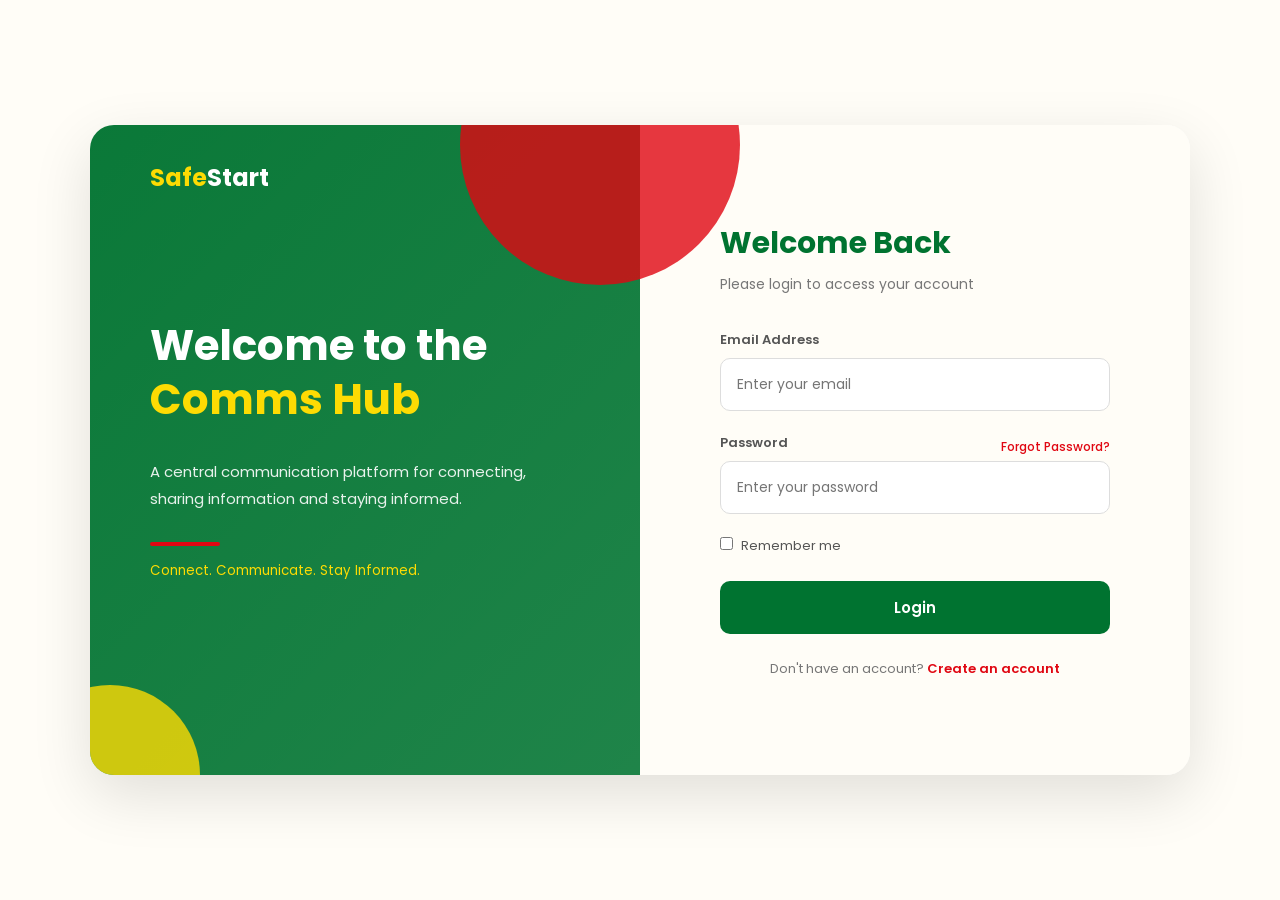
<file: safeweb/loginpage/log.html>
<!DOCTYPE html>
<html lang="en">
<head>
    <meta charset="UTF-8">
    <meta name="viewport" content="width=device-width, initial-scale=1.0">

    <title>Comms Hub - Login</title>

    <!-- Google Font -->
    <link rel="preconnect" href="https://fonts.googleapis.com">
    <link rel="preconnect" href="https://fonts.gstatic.com" crossorigin>
    <link href="https://fonts.googleapis.com/css2?family=Poppins:wght@400;500;600;700&display=swap" rel="stylesheet">

    <!-- CSS -->
    <link rel="stylesheet" href="log.css">
</head>

<body>

    <!-- Main Container -->
    <div class="container">

        <!-- Welcome Section -->
        <div class="welcome-section">

            <div class="logo">
                <span>Safe</span>Start
            </div>

            <h1>
                Welcome to the
                <span id="animated-text"></span>
            </h1>

            <p>
                A central communication platform for connecting,
                sharing information and staying informed.
            </p>

            <div class="welcome-line"></div>

            <small>
                Connect. Communicate. Stay Informed.
            </small>

        </div>


        <!-- Login Section -->
        <div class="login-section">

            <div class="login-box">

                <h2>Welcome Back</h2>

                <p class="login-subtitle">
                    Please login to access your account
                </p>

                <form id="loginForm">

                    <!-- Email -->
                    <div class="input-group">
                        <label for="email">Email Address</label>

                        <input 
                            type="email"
                            id="email"
                            placeholder="Enter your email"
                            required
                        >
                    </div>


                    <!-- Password -->
                    <div class="input-group">

                        <div class="password-label">
                            <label for="password">Password</label>

                            <a href="#" id="forgotPassword">
                                Forgot Password?
                            </a>
                        </div>

                        <input 
                            type="password"
                            id="password"
                            placeholder="Enter your password"
                            required
                        >

                    </div>


                    <!-- Remember Me -->
                    <div class="remember-me">

                        <label>
                            <input type="checkbox">
                            Remember me
                        </label>

                    </div>


                    <!-- Login Button -->
                    <button type="submit">
                        Login
                    </button>

                    <p id="message"></p>

                </form>


                <!-- Register -->
                <p class="register-text">
                    Don't have an account?
                    <a href="#">Create an account</a>
                </p>

            </div>

        </div>

    </div>


    <!-- JavaScript -->
    <script src="log.js"></script>

</body>
</html>
</file>
<file: safeweb/loginpage/log.css>
/* =========================
   ROOT COLOURS
========================= */

:root {

    --cream-white: #fffdf7;
    --red: #E00712;
    --green: #007330;
    --grey: #555555;
    --yellow: #FDDB03;

}


/* =========================
   RESET
========================= */

* {
    margin: 0;
    padding: 0;
    box-sizing: border-box;
}


/* =========================
   BODY
========================= */

body {

    font-family: "Poppins", sans-serif;

    background: var(--cream-white);

    min-height: 100vh;

    display: flex;

    align-items: center;

    justify-content: center;

    color: var(--grey);

}


/* =========================
   MAIN CONTAINER
========================= */

.container {

    width: 90%;

    max-width: 1100px;

    min-height: 650px;

    display: grid;

    grid-template-columns: 1fr 1fr;

    background: white;

    border-radius: 24px;

    overflow: hidden;

    box-shadow: 0 20px 60px rgba(0, 0, 0, 0.12);

}


/* =========================
   WELCOME SECTION
========================= */

.welcome-section {

    position: relative;

    padding: 60px;

    display: flex;

    flex-direction: column;

    justify-content: center;

    color: white;

    background:

        linear-gradient(
            135deg,
            rgba(0, 115, 48, 0.96),
            rgba(0, 115, 48, 0.88)
        );

}


/* Decorative red shape */

.welcome-section::before {

    content: "";

    position: absolute;

    width: 280px;

    height: 280px;

    background: var(--red);

    border-radius: 50%;

    top: -120px;

    right: -100px;

    opacity: 0.8;

}


/* Decorative yellow shape */

.welcome-section::after {

    content: "";

    position: absolute;

    width: 180px;

    height: 180px;

    background: var(--yellow);

    border-radius: 50%;

    bottom: -90px;

    left: -70px;

    opacity: 0.8;

}


/* =========================
   LOGO
========================= */

.logo {

    position: absolute;

    top: 35px;

    left: 60px;

    font-size: 24px;

    font-weight: 700;

    z-index: 2;

}

.logo span {

    color: var(--yellow);

}


/* =========================
   WELCOME TEXT
========================= */

.welcome-section h1 {

    font-size: 42px;

    line-height: 1.3;

    margin-bottom: 25px;

    position: relative;

    z-index: 2;

}


#animated-text {

    color: var(--yellow);

    display: block;

    min-height: 60px;

}


/* Paragraph */

.welcome-section p {

    max-width: 430px;

    line-height: 1.8;

    font-size: 15px;

    opacity: 0.9;

    position: relative;

    z-index: 2;

}


/* Line */

.welcome-line {

    width: 70px;

    height: 4px;

    background: var(--red);

    margin: 30px 0 15px;

    border-radius: 10px;

    position: relative;

    z-index: 2;

}


.welcome-section small {

    position: relative;

    z-index: 2;

    color: var(--yellow);

}


/* =========================
   LOGIN SECTION
========================= */

.login-section {

    display: flex;

    align-items: center;

    justify-content: center;

    padding: 40px;

    background: var(--cream-white);

}


.login-box {

    width: 100%;

    max-width: 390px;

}


.login-box h2 {

    font-size: 30px;

    color: var(--green);

    margin-bottom: 8px;

}


.login-subtitle {

    color: #777;

    font-size: 14px;

    margin-bottom: 35px;

}


/* =========================
   INPUTS
========================= */

.input-group {

    margin-bottom: 22px;

}


.input-group label {

    display: block;

    font-size: 13px;

    font-weight: 600;

    margin-bottom: 8px;

    color: var(--grey);

}


.input-group input {

    width: 100%;

    padding: 15px 16px;

    border: 1px solid #ddd;

    border-radius: 10px;

    outline: none;

    font-family: inherit;

    font-size: 14px;

    background: white;

    transition: 0.3s ease;

}


.input-group input:focus {

    border-color: var(--green);

    box-shadow: 0 0 0 3px rgba(0, 115, 48, 0.08);

}


/* =========================
   PASSWORD LABEL
========================= */

.password-label {

    display: flex;

    justify-content: space-between;

    align-items: center;

}


.password-label a {

    color: var(--red);

    font-size: 12px;

    text-decoration: none;

    font-weight: 500;

}


.password-label a:hover {

    text-decoration: underline;

}


/* =========================
   REMEMBER ME
========================= */

.remember-me {

    font-size: 13px;

    margin-bottom: 25px;

}


.remember-me input {

    accent-color: var(--green);

    margin-right: 5px;

}


/* =========================
   BUTTON
========================= */

button {

    width: 100%;

    padding: 15px;

    border: none;

    border-radius: 10px;

    background: var(--green);

    color: white;

    font-family: inherit;

    font-size: 15px;

    font-weight: 600;

    cursor: pointer;

    transition: 0.3s ease;

}


button:hover {

    background: #005c27;

    transform: translateY(-2px);

    box-shadow: 0 8px 20px rgba(0, 115, 48, 0.2);

}


/* =========================
   MESSAGE
========================= */

#message {

    text-align: center;

    margin-top: 15px;

    font-size: 13px;

}


/* =========================
   REGISTER
========================= */

.register-text {

    text-align: center;

    font-size: 13px;

    margin-top: 25px;

    color: #777;

}


.register-text a {

    color: var(--red);

    font-weight: 600;

    text-decoration: none;

}


/* =========================
   RESPONSIVE DESIGN
========================= */

@media (max-width: 800px) {

    .container {

        grid-template-columns: 1fr;

        margin: 30px 0;

    }


    .welcome-section {

        min-height: 400px;

        padding: 40px;

    }


    .welcome-section h1 {

        font-size: 32px;

    }


    .logo {

        left: 40px;

    }


    .login-section {

        padding: 50px 30px;

    }

}


@media (max-width: 500px) {

    body {

        align-items: flex-start;

    }


    .container {

        width: 100%;

        border-radius: 0;

        margin: 0;

    }


    .welcome-section {

        padding: 35px 25px;

    }


    .logo {

        left: 25px;

    }

}
</file>
